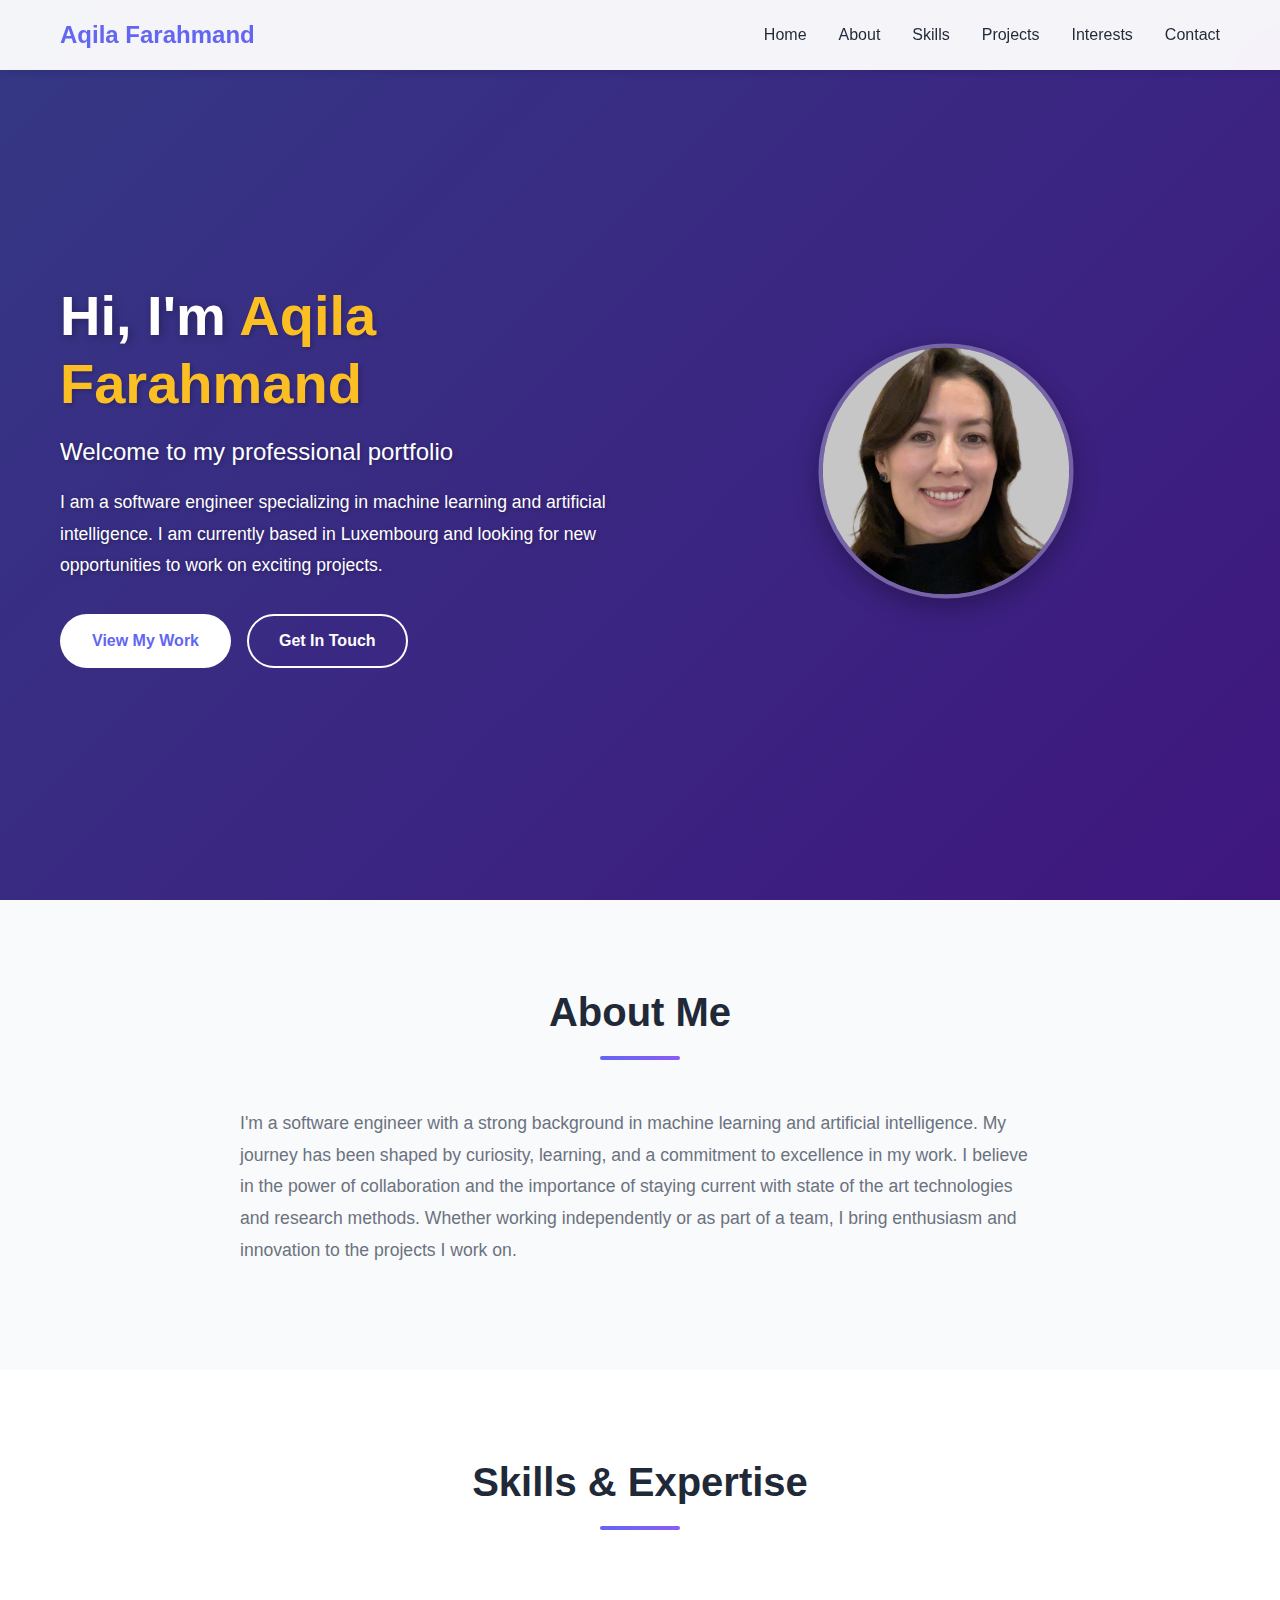
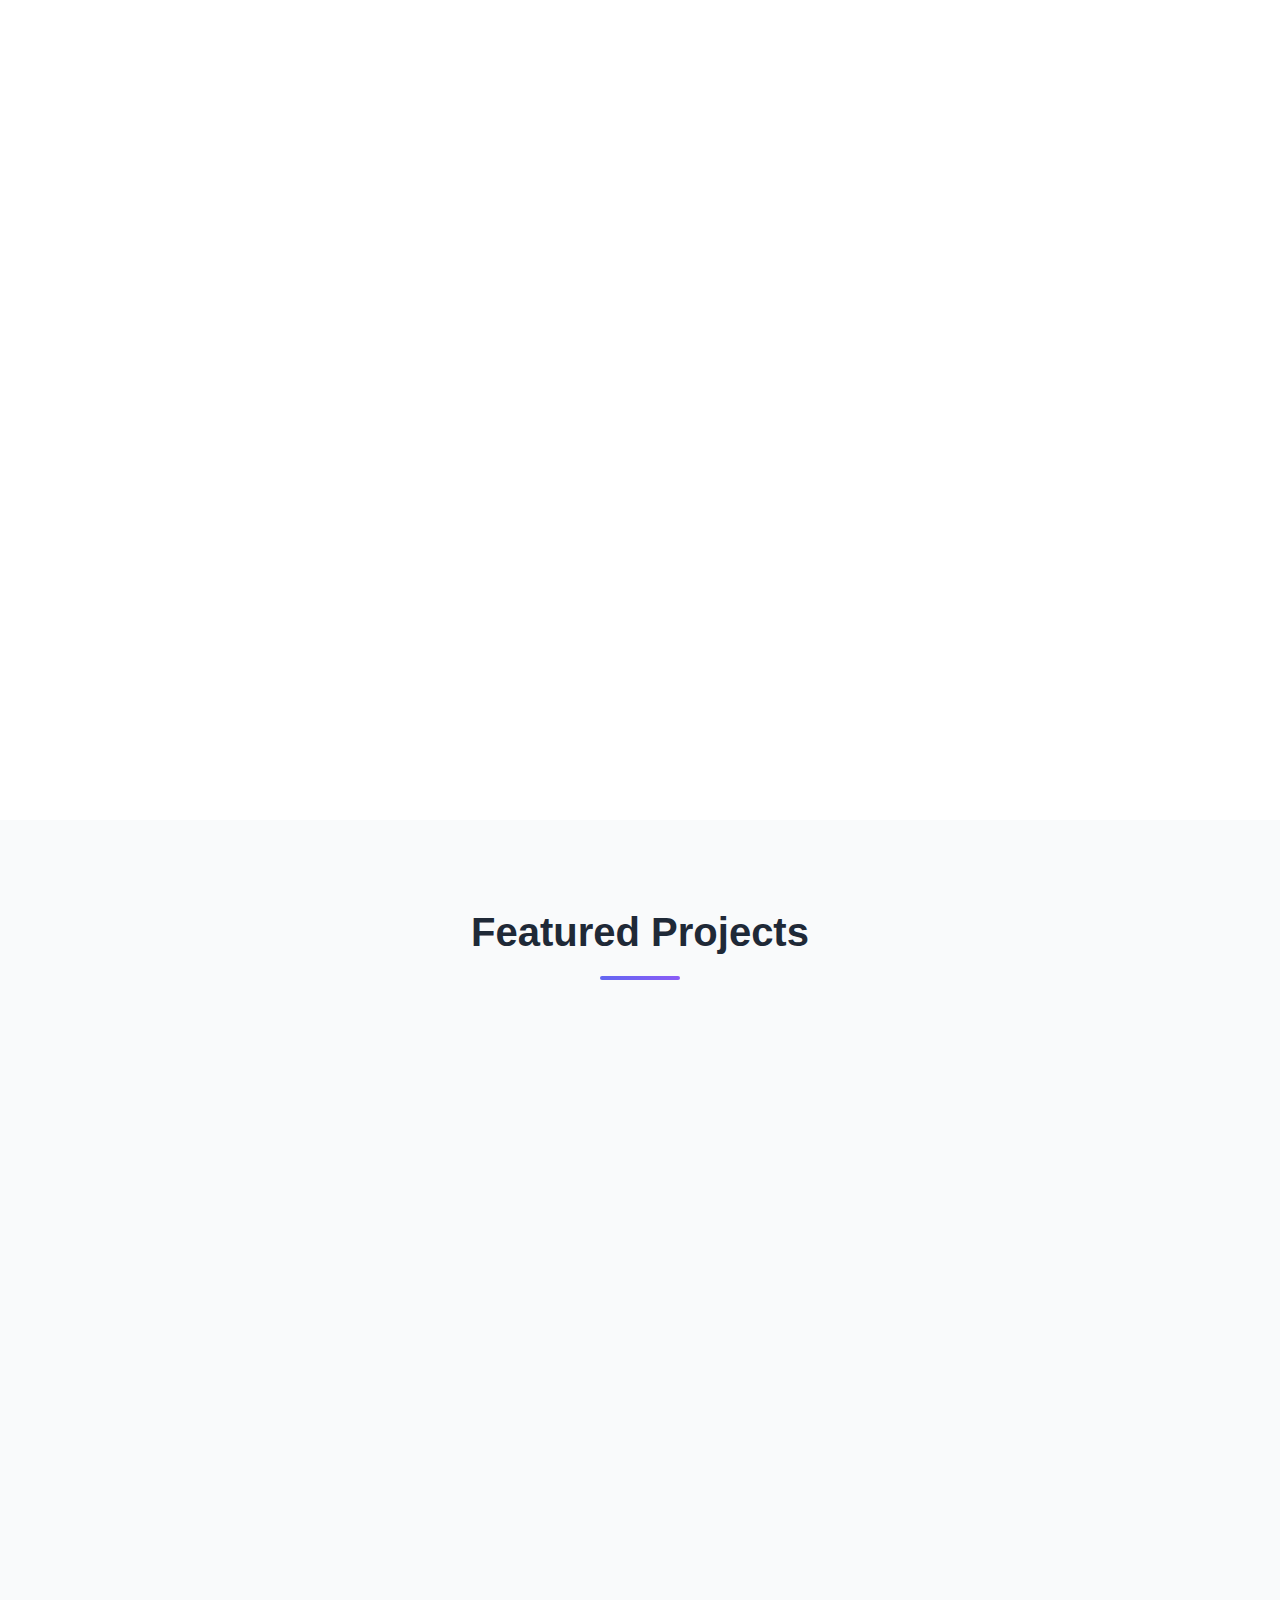
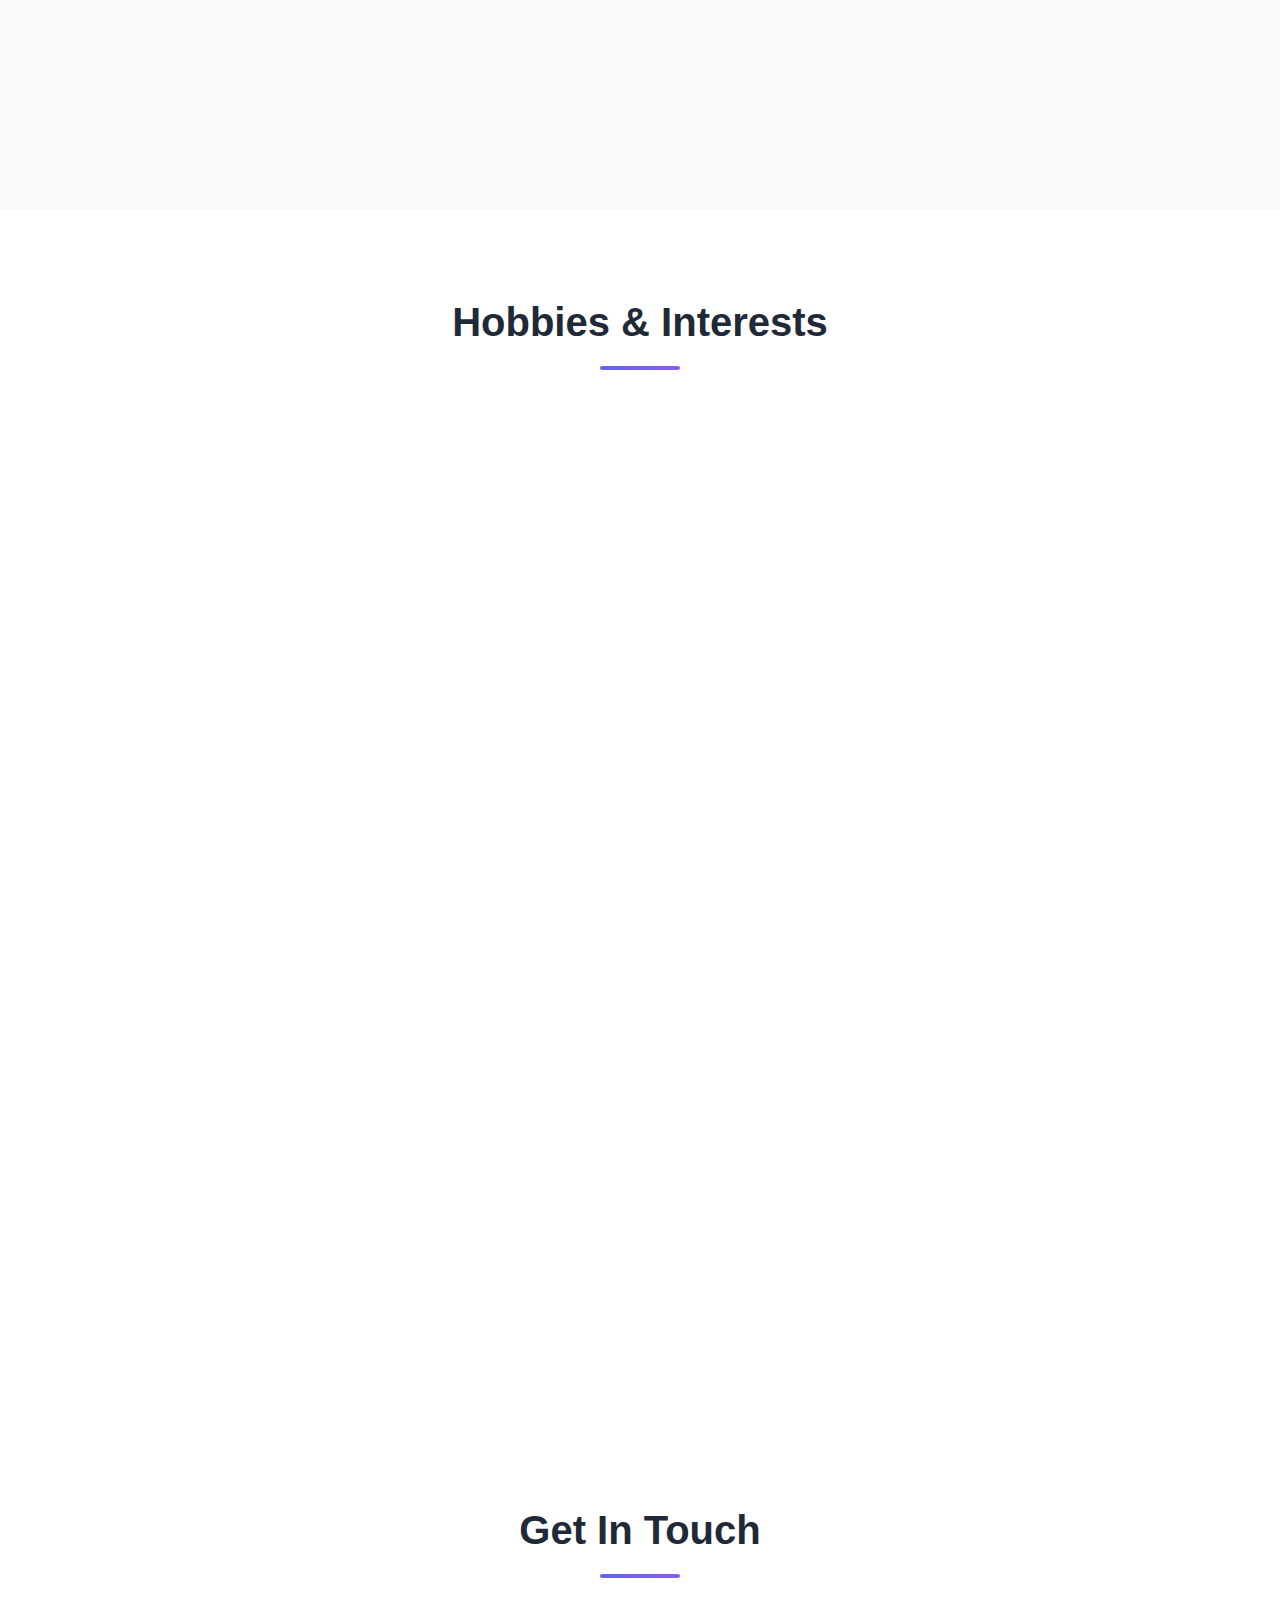
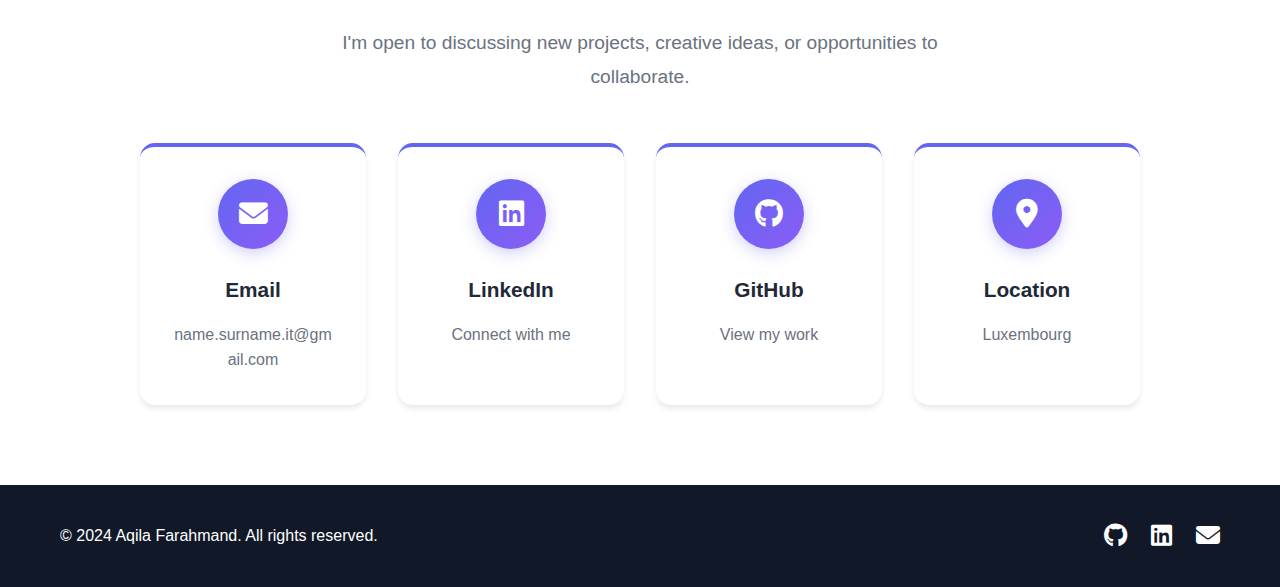
<file: index.html>
<!DOCTYPE html>
<html lang="en">

<head>
    <meta charset="UTF-8">
    <meta name="viewport" content="width=device-width, initial-scale=1.0">
    <meta name="description" content="Professional portfolio website">
    <title>Aqila Farahmand - Portfolio</title>
    <link rel="stylesheet" href="styles.css">
    <link rel="stylesheet" href="https://cdnjs.cloudflare.com/ajax/libs/font-awesome/6.4.0/css/all.min.css">
</head>

<body>
    <!-- Navigation -->
    <nav class="navbar">
        <div class="container">
            <div class="nav-brand">Aqila Farahmand</div>
            <ul class="nav-menu" id="navMenu">
                <li><a href="#home" class="nav-link">Home</a></li>
                <li><a href="#about" class="nav-link">About</a></li>
                <li><a href="#skills" class="nav-link">Skills</a></li>
                <li><a href="#projects" class="nav-link">Projects</a></li>
                <li class="hidden"><a href="blog.html" class="nav-link">Blog</a></li>
                <li><a href="#interests" class="nav-link">Interests</a></li>
                <li><a href="#contact" class="nav-link">Contact</a></li>
            </ul>
            <div class="hamburger" id="hamburger">
                <span></span>
                <span></span>
                <span></span>
            </div>
        </div>
    </nav>

    <!-- Hero Section -->
    <section id="home" class="hero">
        <div class="container">
            <div class="hero-content">
                <h1 class="hero-title">Hi, I'm <span class="highlight">Aqila Farahmand</span></h1>
                <p class="hero-subtitle">Welcome to my professional portfolio</p>
                <p class="hero-description">I am a software engineer specializing in machine learning and artificial intelligence.
                    I am currently based in Luxembourg and looking for new opportunities to work on exciting projects.</p>
                <div class="hero-buttons">
                    <a href="#projects" class="btn btn-primary">View My Work</a>
                    <a href="#contact" class="btn btn-secondary">Get In Touch</a>
                </div>
            </div>
            <div class="hero-image">
                <div class="image-protection-wrapper">
                    <img src="assest/img/aqila.png" alt="Aqila Farahmand" class="profile-photo" draggable="false">
                    <div class="image-overlay"></div>
                </div>
            </div>
        </div>
    </section>

    <!-- About Section -->
    <section id="about" class="about">
        <div class="container">
            <h2 class="section-title">About Me</h2>
            <div class="about-content">
                <div class="about-text">
                    <p>
                        I'm a software engineer with a strong background in machine learning and artificial intelligence.
                        My journey has been shaped by curiosity, learning, and a commitment to excellence in my work.

                        I believe in the power of collaboration and the importance of staying current with
                        state of the art technologies and research methods. Whether working independently or as part of
                        a team, I bring enthusiasm and innovation to the projects I work on.
                    </p>
                </div>
            </div>
        </div>
    </section>

    <!-- Skills Section -->
    <section id="skills" class="skills">
        <div class="container">
            <h2 class="section-title">Skills & Expertise</h2>
            <div class="skills-grid">
                <div class="skill-category">
                    <h3><i class="fas fa-brain"></i> AI & Machine Learning</h3>
                    <div class="skill-items">
                        <span class="skill-tag">LLM Fine-tuning</span>
                        <span class="skill-tag">Retrieval-Augmented Generation (RAG)</span>
                        <span class="skill-tag">Prompt Engineering</span>
                        <span class="skill-tag">Data Analysis</span>
                        <span class="skill-tag">Data Mining</span>
                    </div>
                </div>
                <div class="skill-category">
                    <h3><i class="fas fa-code"></i> Programming Languages</h3>
                    <div class="skill-items">
                        <span class="skill-tag">Python</span>
                        <span class="skill-tag">Java</span>
                        <span class="skill-tag">C</span>
                        <span class="skill-tag">C++</span>
                        <span class="skill-tag">Prolog</span>
                        <span class="skill-tag">JavaScript</span>
                        <span class="skill-tag">TypeScript</span>
                        <span class="skill-tag">Flutter</span>
                        <span class="skill-tag">PHP</span>
                        <span class="skill-tag">SQL</span>
                        <span class="skill-tag">HTML</span>
                        <span class="skill-tag">CSS</span>
                    </div>
                </div>
                <div class="skill-category">
                    <h3><i class="fas fa-project-diagram"></i> Programming Paradigms</h3>
                    <div class="skill-items">
                        <span class="skill-tag">Imperative</span>
                        <span class="skill-tag">Object-Oriented</span>
                        <span class="skill-tag">Functional</span>
                        <span class="skill-tag">Logic Programming</span>
                    </div>
                </div>
                <div class="skill-category">
                    <h3><i class="fas fa-chart-line"></i> Data Science & ML Frameworks</h3>
                    <div class="skill-items">
                        <span class="skill-tag">LangChain</span>
                        <span class="skill-tag">LlamaIndex</span>
                        <span class="skill-tag">Scikit-learn</span>
                        <span class="skill-tag">TensorFlow</span>
                        <span class="skill-tag">PyTorch</span>
                        <span class="skill-tag">Pandas</span>
                        <span class="skill-tag">NumPy</span>
                        <span class="skill-tag">Matplotlib</span>
                        <span class="skill-tag">Seaborn</span>
                    </div>
                </div>
            </div>
        </div>
    </section>

    <!-- Projects Section -->
    <section id="projects" class="projects">
        <div class="container">
            <h2 class="section-title">Featured Projects</h2>
            <div class="projects-grid">
                <div class="project-card">
                    <div class="project-image">
                        <i class="fas fa-laptop-code"></i>
                    </div>
                    <div class="project-content">
                        <h3>MedicoAI - On-Device SLMs</h3>
                        <p> Developed a cross-platform application (Flutter) that enables Small Language Models (SLMs) to run
                        locally on mobile devices with offline functionality.
                        Ensuring privacy and resource optimization for medical question-answering tasks.
                        <br>
                        <b>Academic Recognition:</b>
                        <br>
                        <p>This research, focusing on the technical feasibility of running SLMs locally on mobile devices, was accepted for
                        presentation at the PerCom TELMED 2026 workshop in Pisa, Italy.</p>
                        <div class="project-links">
                            <a href="https://github.com/Aqila-Farahmand/offline_chatbot_app" class="project-link"><i
                                class="fab fa-github"></i> GitHub</a>
                            
                        </div>
                    </div>
                </div>
                <div class="project-card">
                    <div class="project-image">
                        <i class="fas fa-mobile-alt"></i>
                    </div>
                    <div class="project-content">
                        <h3>RAG-Enhanced Open SLMs for Hypertension Management Chatbots</h3>
                        <p>I was co-authored this research project, where we performed a feasibility study of using RAG
                            together with open SLMs for hypertension management chatbots.
                        <br>
                        <b>Academic Recognition:</b> 
                        <p>Published in Journal of Medical Systems (Springer Nature), a peer-reviewed Q1 journal.</p>
                        <p>The full paper is available <a href="https://link.springer.com/article/10.1007/s10916-025-02297-7" target="_blank"><i
                        class="fas fa-external-link-alt"></i> here</a></p>
                        <div class="project-links">
                            <a href="https://github.com/Aqila-Farahmand/experiments-2025-joms-rag"
                                class="project-link"><i class="fab fa-github"></i> GitHub</a>
                        </div>
                    </div>
                </div>
                <div class="project-card">
                    <div class="project-image">
                        <i class="fas fa-chart-line"></i>
                    </div>
                    <div class="project-content">
                        <h3>Fake News Detection in Media</h3>
                        <p>
                            Contributed to the European Themis 5.0 initiative, a large-scale project aimed at reliable and trustworthy AI.
                            <br>
                            <b>My Contribution:</b> 

                            <br>
                            I worked on the NLP pipeline, specifically fine-tuning Transformer-based models (BERT, RoBERTa) for
                            multi-class text classification, and developed an evaluation layer 
                            for the transformer models to analyze model robustness on top of their existing system.
                        </p>
                        <div class="project-links">
                            <a href="https://github.com/Aqila-Farahmand/fake_news_detection" class="project-link"><i
                                    class="fab fa-github"></i> GitHub</a>
                            <a href="https://www.kaggle.com/datasets/amananandrai/fake-news" class="project-link"><i
                                    class="fas fa-external-link-alt"></i> Kaggle Dataset</a>
                        </div>
                    </div>
                </div>
            </div>
        </div>
    </section>

    <!-- Blog Section (hidden for now) -->
    <section id="blog" class="blog hidden">
        <div class="container">
            <h2 class="section-title">Blog Posts</h2>
            <div class="blog-intro">
                <p>Sharing my thoughts, experiences, life challenges, professional journey, and insights on technology,
                    research, and personal growth.</p>
            </div>
            <div class="blog-grid">
                <!-- Blog posts will be loaded dynamically from blog-posts.json -->
            </div>
            <div style="text-align: center; margin-top: 2rem;">
                <a href="blog.html" class="btn btn-primary">View All Blog Posts</a>
            </div>
        </div>
    </section>

    <!-- Hobbies Section -->
    <section id="interests" class="hobbies">
        <div class="container">
            <h2 class="section-title">Hobbies & Interests</h2>
            <div class="hobbies-grid">
                <div class="hobby-card">
                    <div class="hobby-icon">
                        <i class="fas fa-mountain"></i>
                    </div>
                    <h3>Hiking</h3>
                    <p>I love exploring nature trails and spending time in the great outdoors, discovering new paths and
                        enjoying scenic views.
                        I am in love with Norwegian nature, and I have hiked in many of the beautiful places and trails
                        in Norway including Preikestolen.
                    </p>
                </div>
                <div class="hobby-card">
                    <div class="hobby-icon">
                        <i class="fas fa-bicycle"></i>
                    </div>
                    <h3>Cycling</h3>
                    <p>Cycling is one of my favorite ways to explore the counrty side and spend time in the nature.
                        I have cycled mostly in the beautiful region of Emilia-Romagna of Italy.</p>
                </div>
                <div class="hobby-card">
                    <div class="hobby-icon">
                        <i class="fas fa-swimmer"></i>
                    </div>
                    <h3>Swimming</h3>
                    <p>I enjoy swimming as a refreshing way to exercise and relax, whether in pools or natural waters.
                        I am in love with the Norwegian lakes and rivers, and
                        have swam in many of them, including the Oslo fjord (5 degrees Celsius), Lutvann, Sognsvann
                        (Icebathing and summer time) and Nøklevann.</p>
                </div>
                <div class="hobby-card">
                    <div class="hobby-icon">
                        <i class="fas fa-hot-tub"></i>
                    </div>
                    <h3>Sauna</h3>
                    <p>I find sauna sessions to be a perfect way to unwind and relax after outdoor activities or a long
                        day. I particularly loved the Finnish sauna, which I experienced in Tempare, Finland.
                        However, I was impressed by the sauna in Esch-sur-Alzette, Luxembourg which offers a unique experience with a beautiful balcony view.
                    </p>
                </div>
                <div class="hobby-card">
                    <div class="hobby-icon">
                        <i class="fas fa-chess"></i>
                    </div>
                    <h3>Chess</h3>
                    <p>I recently started playing chess, it is a great way to challenge my mind and improve my problem-solving skills.
                        I am currently playing on chess.com and with my husband who is a strong chess player.
                    </p>
                </div>
            </div>
        </div>
    </section>

    <!-- Contact Section -->
    <section id="contact" class="contact">
        <div class="container">
            <h2 class="section-title">Get In Touch</h2>
            <div class="contact-content">
                <div class="contact-intro">
                    <p>I'm open to discussing new projects, creative ideas, or opportunities to collaborate.</p>
                </div>
                <div class="contact-cards">
                    <div class="contact-card">
                        <div class="contact-card-icon">
                            <i class="fas fa-envelope"></i>
                        </div>
                        <h3>Email</h3>
                        <a href="#" id="email-link" class="email-link">
                            <span>name.surname.it@gmail.com</span>
                        </a>
                    </div>
                    <div class="contact-card">
                        <div class="contact-card-icon">
                            <i class="fab fa-linkedin"></i>
                        </div>
                        <h3>LinkedIn</h3>
                        <a href="https://www.linkedin.com/in/aqila-farahmand/" target="_blank">Connect with me</a>
                    </div>
                    <div class="contact-card">
                        <div class="contact-card-icon">
                            <i class="fab fa-github"></i>
                        </div>
                        <h3>GitHub</h3>
                        <a href="https://github.com/Aqila-Farahmand" target="_blank">View my work</a>
                    </div>
                    <div class="contact-card">
                        <div class="contact-card-icon">
                            <i class="fas fa-map-marker-alt"></i>
                        </div>
                        <h3>Location</h3>
                        <span>Luxembourg</span>
                    </div>
                </div>
            </div>
        </div>
    </section>

    <!-- Footer -->
    <footer class="footer">
        <div class="container">
            <p>&copy; 2024 Aqila Farahmand. All rights reserved.</p>
            <div class="social-links">
                <a href="#" aria-label="GitHub"><i class="fab fa-github"></i></a>
                <a href="#" aria-label="LinkedIn"><i class="fab fa-linkedin"></i></a>
                <a href="#" aria-label="Email"><i class="fas fa-envelope"></i></a>
            </div>
        </div>
    </footer>

    <script src="script.js"></script>
    <script src="blog.js"></script>
</body>

</html>
</file>
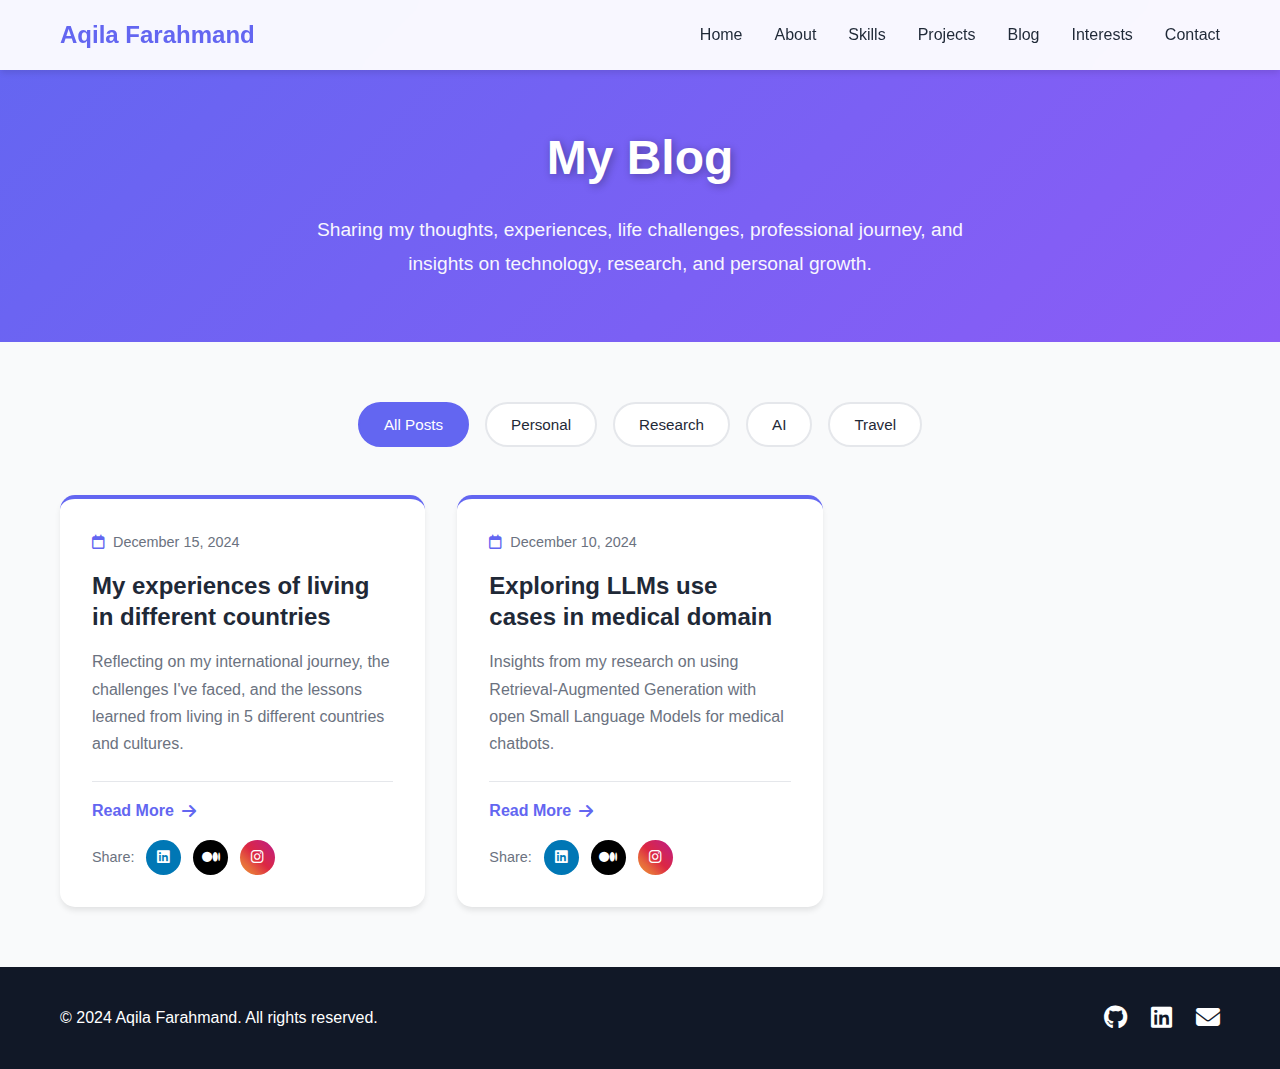
<file: blog-post.html>
<!DOCTYPE html>
<html lang="en">

<head>
    <meta charset="UTF-8">
    <meta name="viewport" content="width=device-width, initial-scale=1.0">
    <meta name="description" content="Blog post by Aqila Farahmand">
    <title id="postTitle">Blog Post - Aqila Farahmand</title>
    <link rel="stylesheet" href="styles.css">
    <link rel="stylesheet" href="blog-styles.css">
    <link rel="stylesheet" href="https://cdnjs.cloudflare.com/ajax/libs/font-awesome/6.4.0/css/all.min.css">
</head>

<body>
    <!-- Navigation -->
    <nav class="navbar">
        <div class="container">
            <div class="nav-brand"><a href="index.html" style="text-decoration: none; color: inherit;">Aqila
                    Farahmand</a></div>
            <ul class="nav-menu" id="navMenu">
                <li><a href="index.html#home" class="nav-link">Home</a></li>
                <li><a href="index.html#about" class="nav-link">About</a></li>
                <li><a href="index.html#skills" class="nav-link">Skills</a></li>
                <li><a href="index.html#projects" class="nav-link">Projects</a></li>
                <li><a href="blog.html" class="nav-link active">Blog</a></li>
                <li><a href="index.html#interests" class="nav-link">Interests</a></li>
                <li><a href="index.html#contact" class="nav-link">Contact</a></li>
            </ul>
            <div class="hamburger" id="hamburger">
                <span></span>
                <span></span>
                <span></span>
            </div>
        </div>
    </nav>

    <!-- Blog Post Content -->
    <article class="blog-post-page">
        <div class="container">
            <div class="blog-post-header">
                <a href="blog.html" class="back-to-blog">
                    <i class="fas fa-arrow-left"></i> Back to Blog
                </a>
                <div class="post-meta">
                    <span class="post-date" id="postDate"></span>
                    <span class="post-author" id="postAuthor"></span>
                </div>
                <h1 class="post-title" id="postTitleH1">Loading...</h1>
                <div class="post-tags" id="postTags"></div>
            </div>
            <div class="blog-post-content" id="postContent">
                <!-- Post content will be loaded here -->
            </div>
            <div class="blog-post-footer">
                <div class="post-share">
                    <span>Share this post:</span>
                    <a href="#" class="share-btn linkedin" data-platform="linkedin" aria-label="Share on LinkedIn">
                        <i class="fab fa-linkedin"></i>
                    </a>
                    <a href="#" class="share-btn medium" data-platform="medium" aria-label="Share on Medium">
                        <i class="fab fa-medium"></i>
                    </a>
                    <a href="#" class="share-btn instagram" data-platform="instagram" aria-label="Share on Instagram">
                        <i class="fab fa-instagram"></i>
                    </a>
                </div>
                <a href="blog.html" class="back-to-blog-bottom">
                    <i class="fas fa-arrow-left"></i> Back to All Posts
                </a>
            </div>
        </div>
    </article>

    <!-- Footer -->
    <footer class="footer">
        <div class="container">
            <p>&copy; 2024 Aqila Farahmand. All rights reserved.</p>
            <div class="social-links">
                <a href="https://github.com/Aqila-Farahmand" aria-label="GitHub" target="_blank"><i
                        class="fab fa-github"></i></a>
                <a href="https://www.linkedin.com/in/aqila-farahmand/" aria-label="LinkedIn" target="_blank"><i
                        class="fab fa-linkedin"></i></a>
                <a href="index.html#contact" aria-label="Email"><i class="fas fa-envelope"></i></a>
            </div>
        </div>
    </footer>

    <script src="script.js"></script>
    <script src="blog.js"></script>
</body>

</html>
</file>
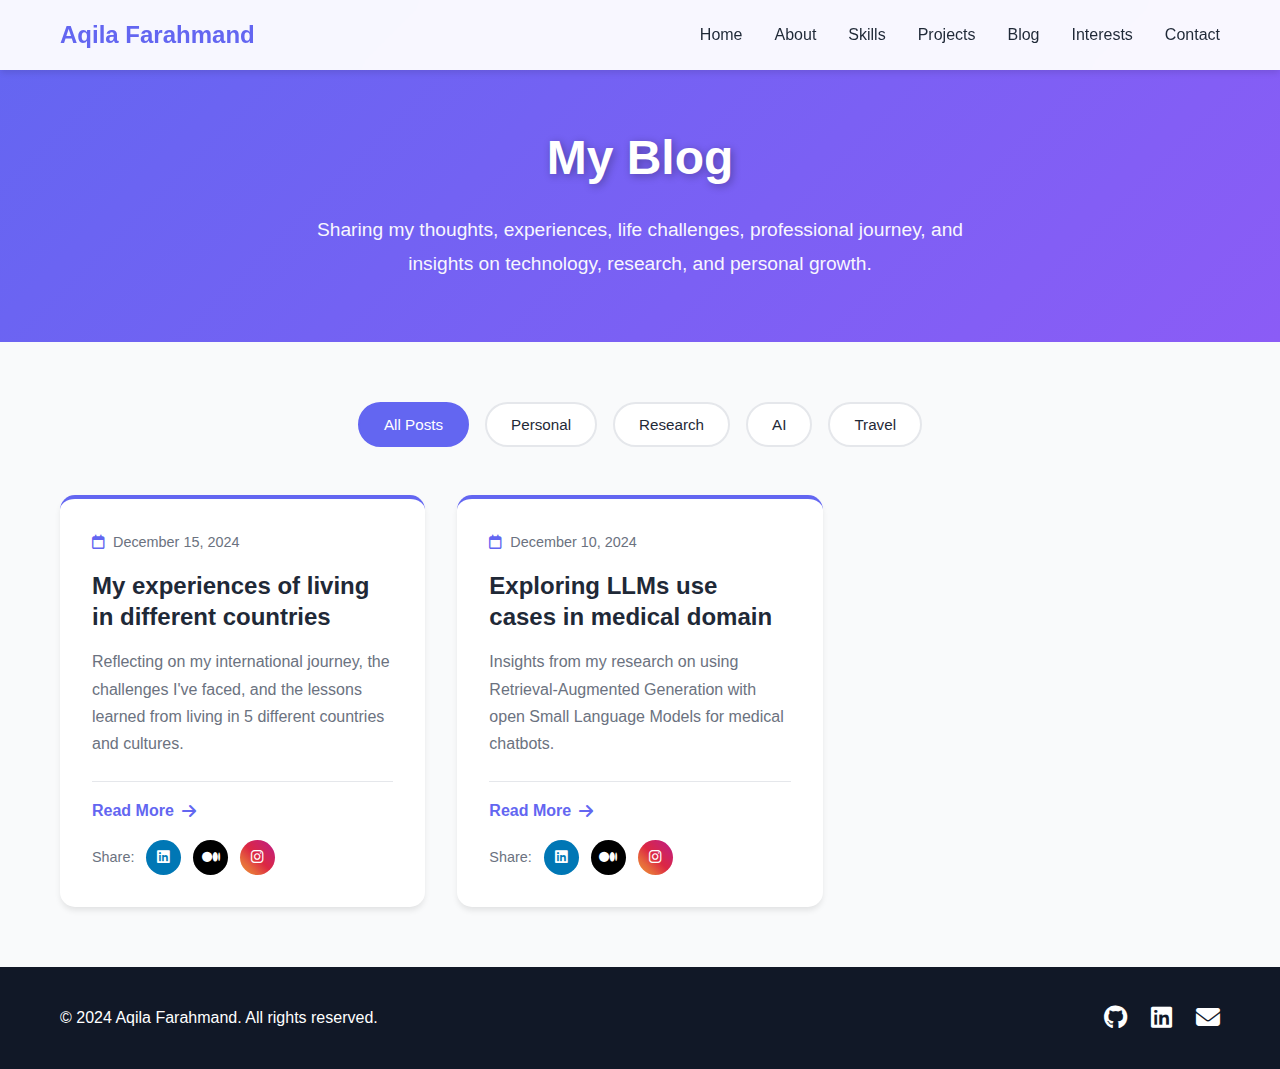
<file: blog.html>
<!DOCTYPE html>
<html lang="en">

<head>
    <meta charset="UTF-8">
    <meta name="viewport" content="width=device-width, initial-scale=1.0">
    <meta name="description" content="Blog posts by Aqila Farahmand">
    <title>Blog - Aqila Farahmand</title>
    <link rel="stylesheet" href="styles.css">
    <link rel="stylesheet" href="blog-styles.css">
    <link rel="stylesheet" href="https://cdnjs.cloudflare.com/ajax/libs/font-awesome/6.4.0/css/all.min.css">
</head>

<body>
    <!-- Navigation -->
    <nav class="navbar">
        <div class="container">
            <div class="nav-brand"><a href="index.html" style="text-decoration: none; color: inherit;">Aqila
                    Farahmand</a></div>
            <ul class="nav-menu" id="navMenu">
                <li><a href="index.html#home" class="nav-link">Home</a></li>
                <li><a href="index.html#about" class="nav-link">About</a></li>
                <li><a href="index.html#skills" class="nav-link">Skills</a></li>
                <li><a href="index.html#projects" class="nav-link">Projects</a></li>
                <li><a href="blog.html" class="nav-link active">Blog</a></li>
                <li><a href="index.html#interests" class="nav-link">Interests</a></li>
                <li><a href="index.html#contact" class="nav-link">Contact</a></li>
            </ul>
            <div class="hamburger" id="hamburger">
                <span></span>
                <span></span>
                <span></span>
            </div>
        </div>
    </nav>

    <!-- Blog Header -->
    <section class="blog-header">
        <div class="container">
            <h1 class="blog-main-title">My Blog</h1>
            <p class="blog-subtitle">Sharing my thoughts, experiences, life challenges, professional journey, and
                insights on technology, research, and personal growth.</p>
        </div>
    </section>

    <!-- Blog Posts Section -->
    <section class="blog-posts-section">
        <div class="container">
            <div class="blog-filters">
                <button class="filter-btn active" data-filter="all">All Posts</button>
                <button class="filter-btn" data-filter="personal">Personal</button>
                <button class="filter-btn" data-filter="research">Research</button>
                <button class="filter-btn" data-filter="AI">AI</button>
                <button class="filter-btn" data-filter="travel">Travel</button>
            </div>
            <div class="blog-grid" id="blogGrid">
                <!-- Blog posts will be loaded here dynamically -->
            </div>
            <div class="no-posts" id="noPosts" style="display: none;">
                <p>No blog posts found for this category.</p>
            </div>
        </div>
    </section>

    <!-- Footer -->
    <footer class="footer">
        <div class="container">
            <p>&copy; 2024 Aqila Farahmand. All rights reserved.</p>
            <div class="social-links">
                <a href="https://github.com/Aqila-Farahmand" aria-label="GitHub" target="_blank"><i
                        class="fab fa-github"></i></a>
                <a href="https://www.linkedin.com/in/aqila-farahmand/" aria-label="LinkedIn" target="_blank"><i
                        class="fab fa-linkedin"></i></a>
                <a href="index.html#contact" aria-label="Email"><i class="fas fa-envelope"></i></a>
            </div>
        </div>
    </footer>

    <script src="script.js"></script>
    <script src="blog.js"></script>
</body>

</html>
</file>
<file: blog-styles.css>
/* Blog Header */
.blog-header {
    padding: 120px 0 60px;
    background: linear-gradient(135deg, var(--primary-color), var(--secondary-color));
    color: white;
    text-align: center;
}

.blog-main-title {
    font-size: 3rem;
    margin-bottom: 1rem;
    text-shadow: 2px 2px 8px rgba(0, 0, 0, 0.3);
}

.blog-subtitle {
    font-size: 1.2rem;
    max-width: 700px;
    margin: 0 auto;
    opacity: 0.95;
    line-height: 1.8;
}

/* Blog Posts Section */
.blog-posts-section {
    padding: 60px 0;
    background: var(--bg-light);
    min-height: 60vh;
}

/* Blog Filters */
.blog-filters {
    display: flex;
    flex-wrap: wrap;
    gap: 1rem;
    justify-content: center;
    margin-bottom: 3rem;
}

.filter-btn {
    padding: 0.75rem 1.5rem;
    background: white;
    border: 2px solid var(--border-color);
    border-radius: 25px;
    color: var(--text-color);
    font-weight: 500;
    cursor: pointer;
    transition: var(--transition);
    font-size: 0.95rem;
}

.filter-btn:hover {
    border-color: var(--primary-color);
    color: var(--primary-color);
    transform: translateY(-2px);
}

.filter-btn.active {
    background: var(--primary-color);
    color: white;
    border-color: var(--primary-color);
}

/* Blog Grid (enhanced for blog page) */
.blog-posts-section .blog-grid {
    display: grid;
    grid-template-columns: repeat(auto-fill, minmax(350px, 1fr));
    gap: 2rem;
    margin-top: 2rem;
}

.blog-posts-section .blog-card {
    cursor: pointer;
    transition: var(--transition);
}

.blog-posts-section .blog-card:hover {
    transform: translateY(-8px);
    box-shadow: 0 15px 25px -5px rgba(0, 0, 0, 0.15);
}

/* Blog Post Page Styles */
.blog-post-page {
    padding: 120px 0 80px;
    background: var(--bg-light);
    min-height: 100vh;
}

.blog-post-header {
    max-width: 800px;
    margin: 0 auto 3rem;
    padding-bottom: 2rem;
    border-bottom: 2px solid var(--border-color);
}

.back-to-blog {
    display: inline-flex;
    align-items: center;
    gap: 0.5rem;
    color: var(--primary-color);
    text-decoration: none;
    font-weight: 500;
    margin-bottom: 1.5rem;
    transition: var(--transition);
}

.back-to-blog:hover {
    color: var(--secondary-color);
    gap: 0.75rem;
}

.post-meta {
    display: flex;
    gap: 1rem;
    margin-bottom: 1rem;
    color: var(--text-light);
    font-size: 0.95rem;
}

.post-date {
    display: flex;
    align-items: center;
    gap: 0.5rem;
}

.post-date::before {
    content: '\f073';
    font-family: 'Font Awesome 6 Free', 'Font Awesome 5 Free', sans-serif;
    font-weight: 400;
    color: var(--primary-color);
}

.post-author {
    display: flex;
    align-items: center;
    gap: 0.5rem;
}

.post-author::before {
    content: '\f007';
    font-family: 'Font Awesome 6 Free', 'Font Awesome 5 Free', sans-serif;
    font-weight: 400;
    color: var(--primary-color);
}

.post-title {
    font-size: 2.5rem;
    color: var(--text-color);
    margin-bottom: 1.5rem;
    line-height: 1.3;
}

.post-tags {
    display: flex;
    flex-wrap: wrap;
    gap: 0.5rem;
    margin-top: 1rem;
}

.post-tag {
    padding: 0.4rem 1rem;
    background: var(--bg-light);
    border: 1px solid var(--border-color);
    border-radius: 20px;
    font-size: 0.85rem;
    color: var(--text-color);
    transition: var(--transition);
}

.post-tag:hover {
    background: var(--primary-color);
    color: white;
    border-color: var(--primary-color);
}

.blog-post-content {
    max-width: 800px;
    margin: 0 auto;
    background: white;
    padding: 3rem;
    border-radius: 10px;
    box-shadow: var(--shadow);
    line-height: 1.8;
    color: var(--text-color);
}

.blog-post-content h2,
.blog-post-content h3,
.blog-post-content h4 {
    color: var(--text-color);
    margin-top: 2rem;
    margin-bottom: 1rem;
}

.blog-post-content h2 {
    font-size: 2rem;
    border-bottom: 2px solid var(--border-color);
    padding-bottom: 0.5rem;
}

.blog-post-content h3 {
    font-size: 1.5rem;
}

.blog-post-content p {
    margin-bottom: 1.5rem;
    color: var(--text-light);
    font-size: 1.05rem;
}

.blog-post-content ul,
.blog-post-content ol {
    margin-bottom: 1.5rem;
    padding-left: 2rem;
    color: var(--text-light);
}

.blog-post-content li {
    margin-bottom: 0.5rem;
}

.blog-post-content a {
    color: var(--primary-color);
    text-decoration: none;
    border-bottom: 1px solid transparent;
    transition: var(--transition);
}

.blog-post-content a:hover {
    border-bottom-color: var(--primary-color);
}

.blog-post-content img {
    max-width: 100%;
    height: auto;
    border-radius: 10px;
    margin: 2rem 0;
    box-shadow: var(--shadow);
}

.blog-post-content blockquote {
    border-left: 4px solid var(--primary-color);
    padding-left: 1.5rem;
    margin: 2rem 0;
    font-style: italic;
    color: var(--text-light);
}

.blog-post-content code {
    background: var(--bg-light);
    padding: 0.2rem 0.5rem;
    border-radius: 4px;
    font-family: 'Courier New', monospace;
    font-size: 0.9em;
    color: var(--primary-color);
}

.blog-post-content pre {
    background: var(--bg-dark);
    color: white;
    padding: 1.5rem;
    border-radius: 8px;
    overflow-x: auto;
    margin: 2rem 0;
}

.blog-post-content pre code {
    background: transparent;
    color: white;
    padding: 0;
}

.blog-post-footer {
    max-width: 800px;
    margin: 3rem auto 0;
    padding-top: 2rem;
    border-top: 2px solid var(--border-color);
    display: flex;
    justify-content: space-between;
    align-items: center;
    flex-wrap: wrap;
    gap: 2rem;
}

.post-share {
    display: flex;
    align-items: center;
    gap: 1rem;
}

.post-share span {
    color: var(--text-light);
    font-weight: 500;
}

.back-to-blog-bottom {
    display: inline-flex;
    align-items: center;
    gap: 0.5rem;
    color: var(--primary-color);
    text-decoration: none;
    font-weight: 500;
    transition: var(--transition);
}

.back-to-blog-bottom:hover {
    color: var(--secondary-color);
    gap: 0.75rem;
}

.no-posts {
    text-align: center;
    padding: 4rem 2rem;
    color: var(--text-light);
    font-size: 1.1rem;
}

/* Responsive Design */
@media (max-width: 768px) {
    .blog-main-title {
        font-size: 2rem;
    }

    .blog-subtitle {
        font-size: 1rem;
    }

    .blog-posts-section .blog-grid {
        grid-template-columns: 1fr;
    }

    .post-title {
        font-size: 1.8rem;
    }

    .blog-post-content {
        padding: 2rem 1.5rem;
    }

    .blog-post-footer {
        flex-direction: column;
        align-items: flex-start;
    }

    .blog-filters {
        justify-content: flex-start;
        overflow-x: auto;
        padding-bottom: 0.5rem;
    }

    .filter-btn {
        white-space: nowrap;
    }
}

@media (max-width: 480px) {
    .blog-header {
        padding: 100px 0 40px;
    }

    .blog-main-title {
        font-size: 1.75rem;
    }

    .post-title {
        font-size: 1.5rem;
    }

    .blog-post-content {
        padding: 1.5rem 1rem;
    }
}
</file>
<file: styles.css>
/* Reset and Base Styles */
* {
    margin: 0;
    padding: 0;
    box-sizing: border-box;
}

:root {
    --primary-color: #6366f1;
    --secondary-color: #8b5cf6;
    --text-color: #1f2937;
    --text-light: #6b7280;
    --bg-color: #ffffff;
    --bg-light: #f9fafb;
    --bg-dark: #111827;
    --border-color: #e5e7eb;
    --shadow: 0 4px 6px -1px rgba(0, 0, 0, 0.1);
    --shadow-lg: 0 10px 15px -3px rgba(0, 0, 0, 0.1);
    --transition: all 0.3s ease;
}

html {
    scroll-behavior: smooth;
}

.hidden {
    display: none !important;
}

body {
    font-family: 'Segoe UI', Tahoma, Geneva, Verdana, sans-serif;
    line-height: 1.6;
    color: var(--text-color);
    background-color: var(--bg-color);
}

.container {
    max-width: 1200px;
    margin: 0 auto;
    padding: 0 20px;
}

/* Navigation */
.navbar {
    position: fixed;
    top: 0;
    width: 100%;
    background: rgba(255, 255, 255, 0.95);
    backdrop-filter: blur(10px);
    box-shadow: var(--shadow);
    z-index: 1000;
    transition: var(--transition);
}

.navbar .container {
    display: flex;
    justify-content: space-between;
    align-items: center;
    padding: 1rem 20px;
}

.nav-brand {
    font-size: 1.5rem;
    font-weight: bold;
    color: var(--primary-color);
}

.nav-menu {
    display: flex;
    list-style: none;
    gap: 2rem;
}

.nav-link {
    text-decoration: none;
    color: var(--text-color);
    font-weight: 500;
    transition: var(--transition);
    position: relative;
}

.nav-link:hover {
    color: var(--primary-color);
}

.nav-link::after {
    content: '';
    position: absolute;
    bottom: -5px;
    left: 0;
    width: 0;
    height: 2px;
    background: var(--primary-color);
    transition: var(--transition);
}

.nav-link:hover::after {
    width: 100%;
}

.hamburger {
    display: none;
    flex-direction: column;
    cursor: pointer;
    gap: 4px;
}

.hamburger span {
    width: 25px;
    height: 3px;
    background: var(--text-color);
    transition: var(--transition);
}

/* Hero Section */
.hero {
    min-height: 100vh;
    display: flex;
    align-items: center;
    padding: 100px 0 50px;
    background: linear-gradient(135deg, #4c51bf 0%, #5b21b6 100%);
    color: #ffffff;
    position: relative;
}

.hero::before {
    content: '';
    position: absolute;
    top: 0;
    left: 0;
    right: 0;
    bottom: 0;
    background: rgba(0, 0, 0, 0.3);
    z-index: 0;
}

.hero .container {
    position: relative;
    z-index: 1;
    display: grid;
    grid-template-columns: 1fr 1fr;
    gap: 4rem;
    align-items: center;
}


.hero-content {
    animation: fadeInUp 1s ease;
}

.hero-title {
    font-size: 3.5rem;
    margin-bottom: 1rem;
    line-height: 1.2;
    color: #ffffff;
    text-shadow: 2px 2px 8px rgba(0, 0, 0, 0.3);
}

.highlight {
    color: #fbbf24;
    text-shadow: 2px 2px 4px rgba(0, 0, 0, 0.2);
}

.hero-subtitle {
    font-size: 1.5rem;
    margin-bottom: 1rem;
    color: #ffffff;
    text-shadow: 1px 1px 4px rgba(0, 0, 0, 0.3);
}

.hero-description {
    font-size: 1.1rem;
    margin-bottom: 2rem;
    color: #ffffff;
    text-shadow: 1px 1px 4px rgba(0, 0, 0, 0.3);
    line-height: 1.8;
}

.hero-buttons {
    display: flex;
    gap: 1rem;
    flex-wrap: wrap;
}

.btn {
    padding: 12px 30px;
    border-radius: 50px;
    text-decoration: none;
    font-weight: 600;
    transition: var(--transition);
    display: inline-block;
    border: 2px solid transparent;
}

.btn-primary {
    background: white;
    color: var(--primary-color);
}

.btn-primary:hover {
    transform: translateY(-2px);
    box-shadow: var(--shadow-lg);
}

.btn-secondary {
    background: transparent;
    color: white;
    border: 2px solid white;
}

.btn-secondary:hover {
    background: white;
    color: var(--primary-color);
}

.hero-image {
    display: flex;
    justify-content: center;
    align-items: center;
    animation: fadeIn 1s ease;
}

.image-protection-wrapper {
    position: relative;
    display: inline-block;
    user-select: none;
    -webkit-user-select: none;
    -moz-user-select: none;
    -ms-user-select: none;
    pointer-events: none;
}

.profile-photo {
    width: 300px;
    height: 300px;
    border-radius: 50%;
    object-fit: cover;
    object-position: center 20%;
    transform: scale(0.85);
    border: 5px solid rgba(255, 255, 255, 0.3);
    box-shadow: 0 10px 30px rgba(0, 0, 0, 0.3);
    transition: var(--transition);
    pointer-events: none;
    -webkit-user-drag: none;
    -khtml-user-drag: none;
    -moz-user-drag: none;
    -o-user-drag: none;
}

.profile-photo:hover {
    transform: scale(0.9);
    box-shadow: 0 15px 40px rgba(0, 0, 0, 0.4);
}

.image-overlay {
    position: absolute;
    top: 0;
    left: 0;
    width: 100%;
    height: 100%;
    border-radius: 50%;
    pointer-events: auto;
    z-index: 1;
}

/* Section Styles */
section {
    padding: 80px 0;
}

.section-title {
    font-size: 2.5rem;
    text-align: center;
    margin-bottom: 3rem;
    color: var(--text-color);
    position: relative;
    padding-bottom: 1rem;
}

.section-title::after {
    content: '';
    position: absolute;
    bottom: 0;
    left: 50%;
    transform: translateX(-50%);
    width: 80px;
    height: 4px;
    background: linear-gradient(to right, var(--primary-color), var(--secondary-color));
    border-radius: 2px;
}

/* About Section */
.about {
    background: var(--bg-light);
}

.about-content {
    max-width: 800px;
    margin: 0 auto;
}

.about-text p {
    font-size: 1.1rem;
    margin-bottom: 1.5rem;
    color: var(--text-light);
    line-height: 1.8;
}

.about-stats {
    display: grid;
    grid-template-columns: repeat(3, 1fr);
    gap: 2rem;
    margin-top: 3rem;
}

.stat-item {
    text-align: center;
    padding: 2rem;
    background: white;
    border-radius: 10px;
    box-shadow: var(--shadow);
    transition: var(--transition);
}

.stat-item:hover {
    transform: translateY(-5px);
    box-shadow: var(--shadow-lg);
}

.stat-item h3 {
    font-size: 2.5rem;
    color: var(--primary-color);
    margin-bottom: 0.5rem;
}

.stat-item p {
    color: var(--text-light);
    font-weight: 500;
}

/* Skills Section */
.skills-grid {
    display: flex;
    flex-wrap: wrap;
    gap: 2rem;
    justify-content: center;
}

.skills-grid .skill-category {
    flex: 0 1 calc(33.333% - 1.34rem);
    min-width: 300px;
    max-width: 100%;
}

.skill-category {
    background: white;
    padding: 2rem;
    border-radius: 10px;
    box-shadow: var(--shadow);
    transition: var(--transition);
}

.skill-category:hover {
    transform: translateY(-5px);
    box-shadow: var(--shadow-lg);
}

.skill-category h3 {
    font-size: 1.5rem;
    margin-bottom: 1.5rem;
    color: var(--text-color);
    display: flex;
    align-items: center;
    gap: 0.5rem;
}

.skill-category h3 i {
    color: var(--primary-color);
}

.skill-items {
    display: flex;
    flex-wrap: wrap;
    gap: 0.75rem;
}

.skill-tag {
    padding: 0.5rem 1rem;
    background: var(--bg-light);
    border-radius: 20px;
    font-size: 0.9rem;
    color: var(--text-color);
    border: 1px solid var(--border-color);
    transition: var(--transition);
    display: inline-block;
    white-space: nowrap;
    word-break: keep-all;
}

.skill-tag:hover {
    background: var(--primary-color);
    color: white;
    border-color: var(--primary-color);
}

/* Hobbies Section */
.hobbies {
    background: var(--bg-color);
    padding: 80px 0;
}

.hobbies-grid {
    display: grid;
    grid-template-columns: repeat(auto-fit, minmax(280px, 1fr));
    gap: 2rem;
    max-width: 1200px;
    margin: 0 auto;
    grid-auto-rows: 1fr;
}

.hobby-card {
    background: white;
    padding: 2rem;
    border-radius: 10px;
    box-shadow: var(--shadow);
    text-align: center;
    transition: var(--transition);
    border-top: 4px solid var(--primary-color);
    display: flex;
    flex-direction: column;
    height: 100%;
    min-height: 0;
    overflow: hidden;
}

.hobby-card:hover {
    transform: translateY(-5px);
    box-shadow: var(--shadow-lg);
}

.hobby-icon {
    width: 80px;
    height: 80px;
    margin: 0 auto 1.5rem;
    background: linear-gradient(135deg, var(--primary-color), var(--secondary-color));
    border-radius: 50%;
    display: flex;
    align-items: center;
    justify-content: center;
    font-size: 2rem;
    color: white;
    box-shadow: 0 4px 10px rgba(99, 102, 241, 0.3);
}

.hobby-card h3 {
    font-size: 1.5rem;
    margin-bottom: 1rem;
    color: var(--text-color);
    flex-shrink: 0;
}

.hobby-card p {
    color: var(--text-light);
    line-height: 1.7;
    font-size: 1rem;
    flex-grow: 1;
    overflow-wrap: break-word;
    word-wrap: break-word;
    hyphens: auto;
    margin: 0;
}

/* Projects Section */
.projects {
    background: var(--bg-light);
}

.projects-grid {
    display: flex;
    flex-wrap: wrap;
    gap: 2rem;
    justify-content: center;
}

.projects-grid .project-card {
    flex: 0 1 calc(33.333% - 1.34rem);
    min-width: 320px;
    max-width: 100%;
}

.project-card {
    background: white;
    border-radius: 10px;
    overflow: hidden;
    box-shadow: var(--shadow);
    transition: var(--transition);
}

.project-card:hover {
    transform: translateY(-5px);
    box-shadow: var(--shadow-lg);
}

.project-image {
    height: 200px;
    background: linear-gradient(135deg, var(--primary-color), var(--secondary-color));
    display: flex;
    align-items: center;
    justify-content: center;
    font-size: 4rem;
    color: white;
}

.project-content {
    padding: 1.5rem;
}

.project-content h3 {
    font-size: 1.5rem;
    margin-bottom: 0.75rem;
    color: var(--text-color);
}

.project-content p {
    color: var(--text-light);
    margin-bottom: 1rem;
    line-height: 1.6;
}

.project-tech {
    display: flex;
    flex-wrap: wrap;
    gap: 0.5rem;
    margin-bottom: 1rem;
}

.project-tech span {
    padding: 0.25rem 0.75rem;
    background: var(--bg-light);
    border-radius: 15px;
    font-size: 0.85rem;
    color: var(--primary-color);
    font-weight: 500;
}

.project-links {
    display: flex;
    gap: 1rem;
}

.project-link {
    text-decoration: none;
    color: var(--primary-color);
    font-weight: 500;
    display: flex;
    align-items: center;
    gap: 0.5rem;
    transition: var(--transition);
}

.project-link:hover {
    color: var(--secondary-color);
}

/* Blog Section */
.blog {
    background: var(--bg-light);
    padding: 80px 0;
}

.blog-intro {
    text-align: center;
    margin-bottom: 3rem;
}

.blog-intro p {
    font-size: 1.1rem;
    color: var(--text-light);
    line-height: 1.8;
    max-width: 600px;
    margin: 0 auto;
}

.blog-grid {
    display: grid;
    grid-template-columns: repeat(auto-fit, minmax(320px, 1fr));
    gap: 2rem;
    margin-top: 2rem;
}

.blog-card {
    background: white;
    border-radius: 15px;
    padding: 2rem;
    box-shadow: var(--shadow);
    transition: var(--transition);
    display: flex;
    flex-direction: column;
    border-top: 4px solid var(--primary-color);
}

.blog-card:hover {
    transform: translateY(-5px);
    box-shadow: var(--shadow-lg);
    border-top-color: var(--secondary-color);
}

.blog-date {
    display: flex;
    align-items: center;
    gap: 0.5rem;
    color: var(--text-light);
    font-size: 0.9rem;
    margin-bottom: 1rem;
}

.blog-date i {
    color: var(--primary-color);
}

.blog-card h3 {
    font-size: 1.5rem;
    color: var(--text-color);
    margin-bottom: 1rem;
    line-height: 1.3;
}

.blog-excerpt {
    color: var(--text-light);
    line-height: 1.7;
    margin-bottom: 1.5rem;
    flex-grow: 1;
}

.blog-footer {
    display: flex;
    justify-content: space-between;
    align-items: center;
    flex-wrap: wrap;
    gap: 1rem;
    padding-top: 1rem;
    border-top: 1px solid var(--border-color);
}

.blog-read-more {
    color: var(--primary-color);
    text-decoration: none;
    font-weight: 600;
    display: flex;
    align-items: center;
    gap: 0.5rem;
    transition: var(--transition);
}

.blog-read-more:hover {
    color: var(--secondary-color);
    gap: 0.75rem;
}

.blog-share {
    display: flex;
    align-items: center;
    gap: 0.75rem;
}

.blog-share span {
    color: var(--text-light);
    font-size: 0.9rem;
}

.share-btn {
    width: 35px;
    height: 35px;
    border-radius: 50%;
    display: flex;
    align-items: center;
    justify-content: center;
    text-decoration: none;
    color: white;
    transition: var(--transition);
    font-size: 0.9rem;
}

.share-btn.linkedin {
    background: #0077b5;
}

.share-btn.linkedin:hover {
    background: #005885;
    transform: translateY(-2px);
}

.share-btn.medium {
    background: #000000;
}

.share-btn.medium:hover {
    background: #333333;
    transform: translateY(-2px);
}

.share-btn.instagram {
    background: linear-gradient(45deg, #f09433 0%, #e6683c 25%, #dc2743 50%, #cc2366 75%, #bc1888 100%);
}

.share-btn.instagram:hover {
    background: linear-gradient(45deg, #d17a1f 0%, #c44d1f 25%, #b81d2f 50%, #a81d4f 75%, #9d0f6b 100%);
    transform: translateY(-2px);
}

/* Contact Section */
.contact-content {
    max-width: 1000px;
    margin: 0 auto;
}

.contact-intro {
    text-align: center;
    margin-bottom: 3rem;
}

.contact-intro p {
    font-size: 1.2rem;
    color: var(--text-light);
    line-height: 1.8;
    max-width: 600px;
    margin: 0 auto;
}

.contact-cards {
    display: grid;
    grid-template-columns: repeat(auto-fit, minmax(220px, 1fr));
    gap: 2rem;
    margin-top: 2rem;
}

.contact-card {
    background: white;
    padding: 2rem;
    border-radius: 15px;
    box-shadow: var(--shadow);
    text-align: center;
    transition: var(--transition);
    border-top: 4px solid var(--primary-color);
    display: flex;
    flex-direction: column;
    align-items: center;
    gap: 1rem;
}

.contact-card:hover {
    transform: translateY(-8px);
    box-shadow: var(--shadow-lg);
    border-top-color: var(--secondary-color);
}

.contact-card-icon {
    width: 70px;
    height: 70px;
    background: linear-gradient(135deg, var(--primary-color), var(--secondary-color));
    border-radius: 50%;
    display: flex;
    align-items: center;
    justify-content: center;
    font-size: 1.8rem;
    color: white;
    margin-bottom: 0.5rem;
    box-shadow: 0 4px 15px rgba(99, 102, 241, 0.3);
}

.contact-card h3 {
    font-size: 1.3rem;
    color: var(--text-color);
    margin: 0;
    font-weight: 600;
}

.contact-card a,
.contact-card span {
    color: var(--text-light);
    text-decoration: none;
    font-size: 1rem;
    transition: var(--transition);
    word-break: break-word;
}

.contact-card a:hover {
    color: var(--primary-color);
    transform: translateX(3px);
}


/* Footer */
.footer {
    background: var(--bg-dark);
    color: white;
    padding: 2rem 0;
    text-align: center;
}

.footer .container {
    display: flex;
    justify-content: space-between;
    align-items: center;
    flex-wrap: wrap;
    gap: 1rem;
}

.social-links {
    display: flex;
    gap: 1.5rem;
}

.social-links a {
    color: white;
    font-size: 1.5rem;
    transition: var(--transition);
}

.social-links a:hover {
    color: var(--primary-color);
    transform: translateY(-3px);
}

/* Animations */
@keyframes fadeIn {
    from {
        opacity: 0;
    }
    to {
        opacity: 1;
    }
}

@keyframes fadeInUp {
    from {
        opacity: 0;
        transform: translateY(30px);
    }
    to {
        opacity: 1;
        transform: translateY(0);
    }
}

/* Responsive Design */
@media (max-width: 768px) {
    .hamburger {
        display: flex;
    }

    .nav-menu {
        position: fixed;
        left: -100%;
        top: 70px;
        flex-direction: column;
        background: white;
        width: 100%;
        text-align: center;
        transition: 0.3s;
        box-shadow: var(--shadow);
        padding: 2rem 0;
    }

    .nav-menu.active {
        left: 0;
    }

    .hero .container {
        grid-template-columns: 1fr;
        text-align: center;
    }

    .hero-title {
        font-size: 2.5rem;
    }

    .hero-image {
        margin-top: 2rem;
    }

    .profile-photo {
        width: 200px;
        height: 200px;
    }

    .about-stats {
        grid-template-columns: 1fr;
    }

    .hobbies-grid {
        grid-template-columns: 1fr;
    }

    .skills-grid .skill-category {
        flex: 0 1 100%;
    }

    .blog-grid {
        grid-template-columns: 1fr;
    }

    .projects-grid .project-card {
        flex: 0 1 100%;
    }

    .contact-cards {
        grid-template-columns: 1fr;
    }


    .section-title {
        font-size: 2rem;
    }

    .footer .container {
        flex-direction: column;
    }
}

@media (max-width: 480px) {
    .hero-title {
        font-size: 2rem;
    }

    .hero-subtitle {
        font-size: 1.2rem;
    }

    .hero-buttons {
        flex-direction: column;
    }

    .btn {
        width: 100%;
        text-align: center;
    }
}
</file>
